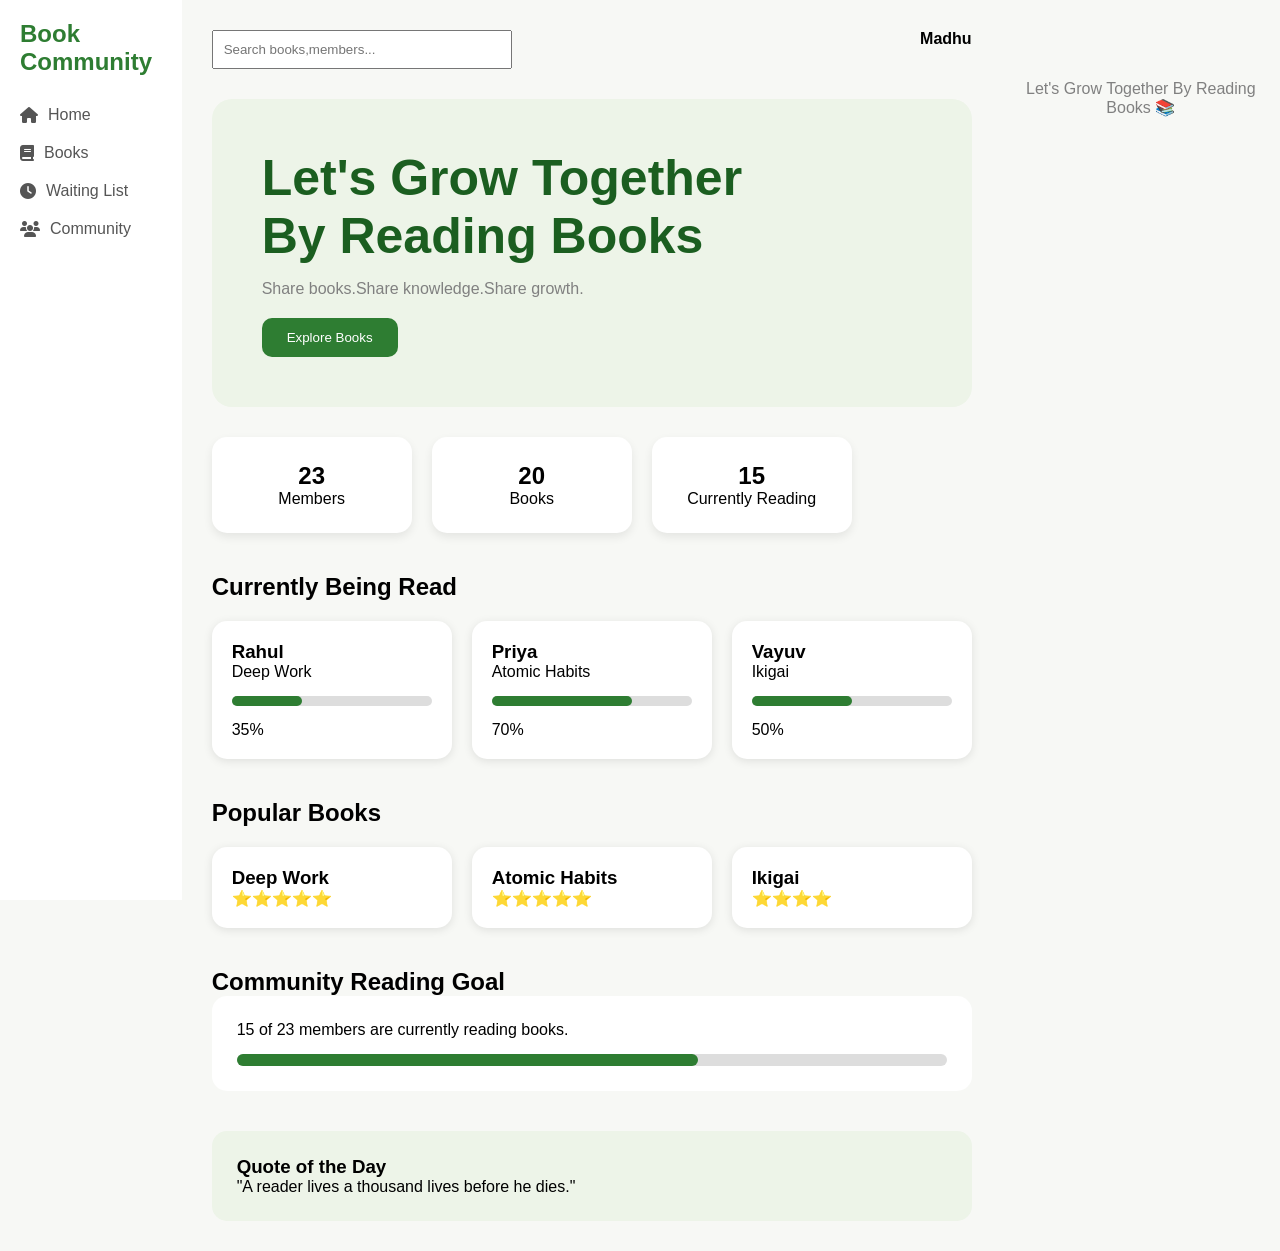
<file: index.html>
<!DOCTYPE html>
<html lang="en">
<head>
    <meta charset="UTF-8">
    <meta name="viewport" content="width=device-width, initial-scale=1.0">
    <title>Let's Grow together By reading books</title>
    <link rel="stylesheet" href="css/home.css">
    <!-- Front awesome icons -->
     <link rel="stylesheet" href="https://cdnjs.cloudflare.com/ajax/libs/font-awesome/6.5.1/css/all.min.css">
</head>
<body>
    <!--sidebar-->
    <div class="sidebar">
        <h2>Book Community</h2>
        <ul>
            <li><i class="fa-solid fa-house"></i>Home</li>
            <li><i class="fa-solid fa-book"></i>Books</li>
            <li><i class="fa-solid fa-clock"></i>Waiting List</li>
            <li><i class="fa-solid fa-users"></i>Community</li>
        </ul>
        </div>

    <!-- Main content -->
     <div class="main">
        <!--Navbar-->
        <div class="navbar"><input type="text" placeholder="Search books,members...">
            <div class="profile">Madhu</div>
            </div>
        <!--Hero section-->
        <section class="hero">
            <h1>Let's Grow Together<br>By Reading Books</h1>
            <p>Share books.Share knowledge.Share growth.</p>
            <button>Explore Books</button>
        </section>

        <!--Statistics-->
        <section class="stats">
            <div class="card">
                <h2>23</h2>
                <p>Members</p>
            </div>

           <div class="card">
                <h2>20</h2>
                <p>Books</p>
            </div> 

            <div class="card">
                <h2>15</h2>
                <p>Currently Reading</p>
            </div>

            </section>

            <!--Currently being read section-->
            <section class="reading-section">
             <h2>Currently Being Read</h2>
             <div class="reading-cards">
                <div class="reader-card">
                    <h3>Rahul</h3>
                    <p>Deep Work</p>
                    <div class="progress-bar">
                        <div class="progress" style="width:35%;"></div>
                        </div>
                        
                    <span>35%</span>
                </div>

                <div class="reader-card">
                    <h3>Priya</h3>
                    <p>Atomic Habits</p>
                    <div class="progress-bar">
                        <div class="progress" style="width:70%;"></div>
                        </div>
                        
                    <span>70%</span>
                </div>

                <div class="reader-card">
                    <h3>Vayuv</h3>
                    <p>Ikigai</p>
                    <div class="progress-bar">
                        <div class="progress" style="width:50%;"></div>
                        </div>
                        
                    <span>50%</span>
                </div>

             </div>
            </section>

<!--popular books section-->
<section class="popular-books">

<h2>Popular Books</h2>

<div class="book-cards">

<div class="book-card">
<h3>Deep Work</h3>
<p>⭐⭐⭐⭐⭐</p>
</div>

<div class="book-card">
<h3>Atomic Habits</h3>
<p>⭐⭐⭐⭐⭐</p>
</div>

<div class="book-card">
<h3>Ikigai</h3>
<p>⭐⭐⭐⭐</p>
</div>

</div>

</section>

<!--Goal-section-->

<section class="goal-section">

<h2>Community Reading Goal</h2>

<div class="goal-card">

<p>15 of 23 members are currently reading books.</p>

<div class="goal-bar">
<div class="goal-progress"></div>
</div>

</div>

</section>

<!--Quote section-->

<section class="quote-section">

<div class="quote-card">

<h3>Quote of the Day</h3>

<p>
"A reader lives a thousand lives before he dies."
</p>

</div>

</section>
    </div>  

    <!--footer section-->
    <footer>

<p>
Let's Grow Together By Reading Books 📚
</p>

</footer>  
</body>
</html>
</file>
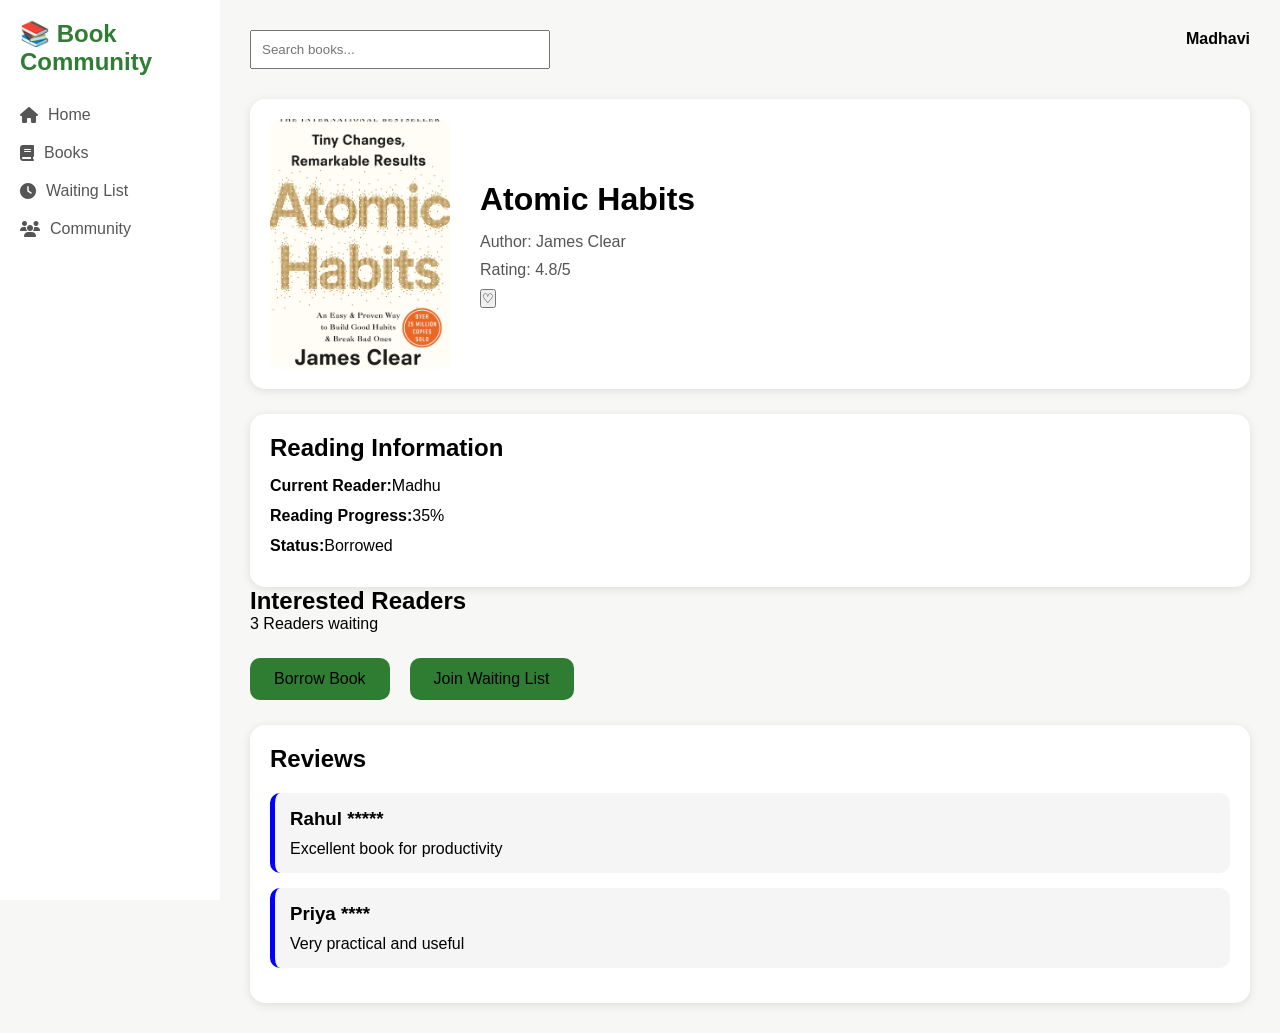
<file: bookdetails.html>
<!DOCTYPE html>
<html lang="en">
<head>
    <meta charset="UTF-8">
    <meta name="viewport" content="width=device-width, initial-scale=1.0">
    <title>Books</title>

    <link rel="stylesheet" href="css/home.css">
    <link rel="stylesheet" href="css/bookdetails.css">

    <link rel="stylesheet"
    href="https://cdnjs.cloudflare.com/ajax/libs/font-awesome/6.5.1/css/all.min.css">
    <script src="js/bookdetails.js"></script>
</head>
<body>
      <!-- Sidebar -->
    <div class="sidebar">

        <h2>📚 Book Community</h2>

        <ul>
            <li><i class="fa-solid fa-house"></i> Home</li>
            <li><i class="fa-solid fa-book"></i> Books</li>
            <li><i class="fa-solid fa-clock"></i> Waiting List</li>
            <li><i class="fa-solid fa-users"></i> Community</li>
        </ul>

    </div>

    <!-- Main -->
    <div class="main">

        <!-- Navbar -->
        <div class="navbar">

            <input type="text"
            placeholder="Search books...">

            <div class="profile">
                Madhavi
            </div>

        </div>

        <!--Book cover section-->
        <div class="book-header">
            <img src="images/AH.jpeg" alt="Atomic Habits">
            <div class="book-info">
                <h1>Atomic Habits</h1>
                <p>Author: James Clear</p>
                <p>Rating: 4.8/5</p>
                <button
                        class="wishlist-btn"
                      onclick="addToWishlist('Atomic Habits', this)">
                      ♡
                </button>
            </div>
        </div>

        <!--Reading information section-->
        <div class="reading-info">
            <h2>Reading Information</h2>
            <p><strong>Current Reader:</strong>Madhu</p>
            <p><strong>Reading Progress:</strong>35%</p>
            <p><strong>Status:</strong>Borrowed</p>
        </div>

        <!--Interested readers section-->
        <div class="Interested">
            <h2>Interested Readers</h2>
            <p>3 Readers waiting</p>
        </div>

        <!--Action Buttons-->
        <div class="Button">
            <button>Borrow Book</button>
            <button>Join Waiting List</button>
        </div>

        <!--Review section-->
        <div class="reviews">
            <h2>Reviews</h2>
            <div class="review-card">
                <h3>Rahul *****</h3>
                <p>Excellent book for productivity</p>
            </div>

            <div class="review-card">
                <h3>Priya ****</h3>
                <p>Very practical and useful</p>
            </div>
        </div>
        <script src="js/wishlist.js"></script>
        </body>
</html>
</file>
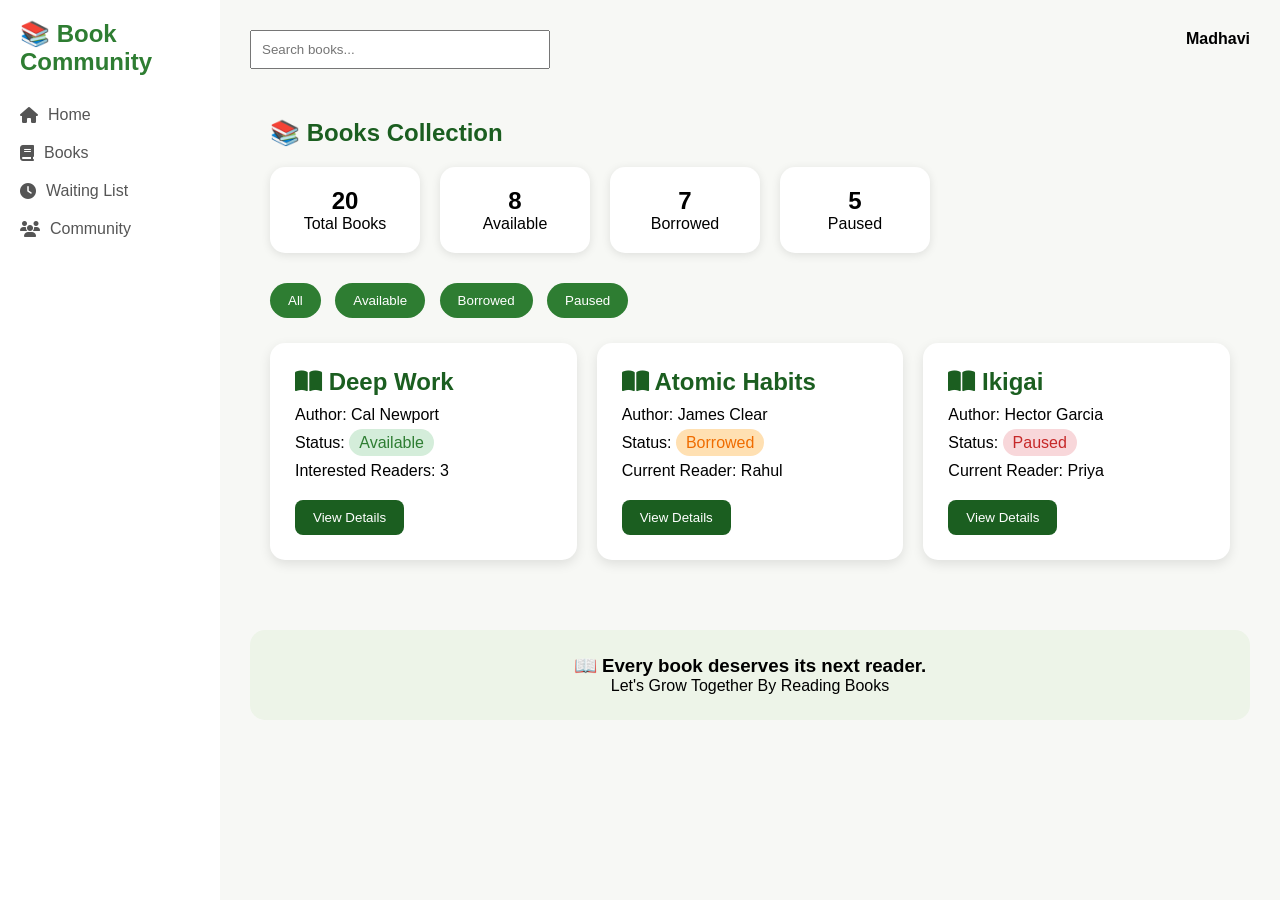
<file: books.html>
<!DOCTYPE html>
<html lang="en">
<head>
    <meta charset="UTF-8">
    <meta name="viewport" content="width=device-width, initial-scale=1.0">
    <title>Books</title>

    <link rel="stylesheet" href="css/home.css">
    <link rel="stylesheet" href="css/books.css">

    <link rel="stylesheet"
    href="https://cdnjs.cloudflare.com/ajax/libs/font-awesome/6.5.1/css/all.min.css">
</head>
<body>

    <!-- Sidebar -->
    <div class="sidebar">

        <h2>📚 Book Community</h2>

        <ul>
            <li><i class="fa-solid fa-house"></i> Home</li>
            <li><i class="fa-solid fa-book"></i> Books</li>
            <li><i class="fa-solid fa-clock"></i> Waiting List</li>
            <li><i class="fa-solid fa-users"></i> Community</li>
        </ul>

    </div>

    <!-- Main -->
    <div class="main">

        <!-- Navbar -->
        <div class="navbar">

            <input type="text"
            placeholder="Search books...">

            <div class="profile">
                Madhavi
            </div>

        </div>

        <!-- Books Section -->
        <section class="books-section">

            <h1>📚 Books Collection</h1>

            <div class="summary">

<div class="summary-card">
<h2>20</h2>
<p>Total Books</p>
</div>

<div class="summary-card">
<h2>8</h2>
<p>Available</p>
</div>

<div class="summary-card">
<h2>7</h2>
<p>Borrowed</p>
</div>

<div class="summary-card">
<h2>5</h2>
<p>Paused</p>
</div>

</div>
            <div class="filters">
                <button>All</button>
                <button>Available</button>
                <button>Borrowed</button>
                <button>Paused</button>
            </div>

            <div class="books-container">

                <div class="book-card">
                    <h2>
                        <i class="fa-solid fa-book-open"></i>
                        Deep Work
                    </h2>

                    <p>Author: Cal Newport</p>

                    <p>Status: 
                        <span class="available">Available</span>
                    </p>

                    <p>Interested Readers: 3</p>

                    <button>View Details</button>
                </div>

                <div class="book-card">
                    <h2>
                        <i class="fa-solid fa-book-open"></i>
                        Atomic Habits</h2>

                    <p>Author: James Clear</p>

                     <p>Status: 
                        <span class="borrowed">Borrowed</span>
                    </p>

                    <p>Current Reader: Rahul</p>

                    <button>View Details</button>
                </div>

                <div class="book-card">
                    <h2>
                        <i class="fa-solid fa-book-open"></i>
                        Ikigai</h2>

                    <p>Author: Hector Garcia</p>

                     <p>Status: 
                        <span class="paused">Paused</span>
                    </p>

                    <p>Current Reader: Priya</p>

                    <button>View Details</button>
                </div>

            </div>

        </section>

<section class="books-message">

<h3>
📖 Every book deserves its next reader.
</h3>

<p>
Let's Grow Together By Reading Books
</p>

</section>
 </div>
</body>
</html>
</file>
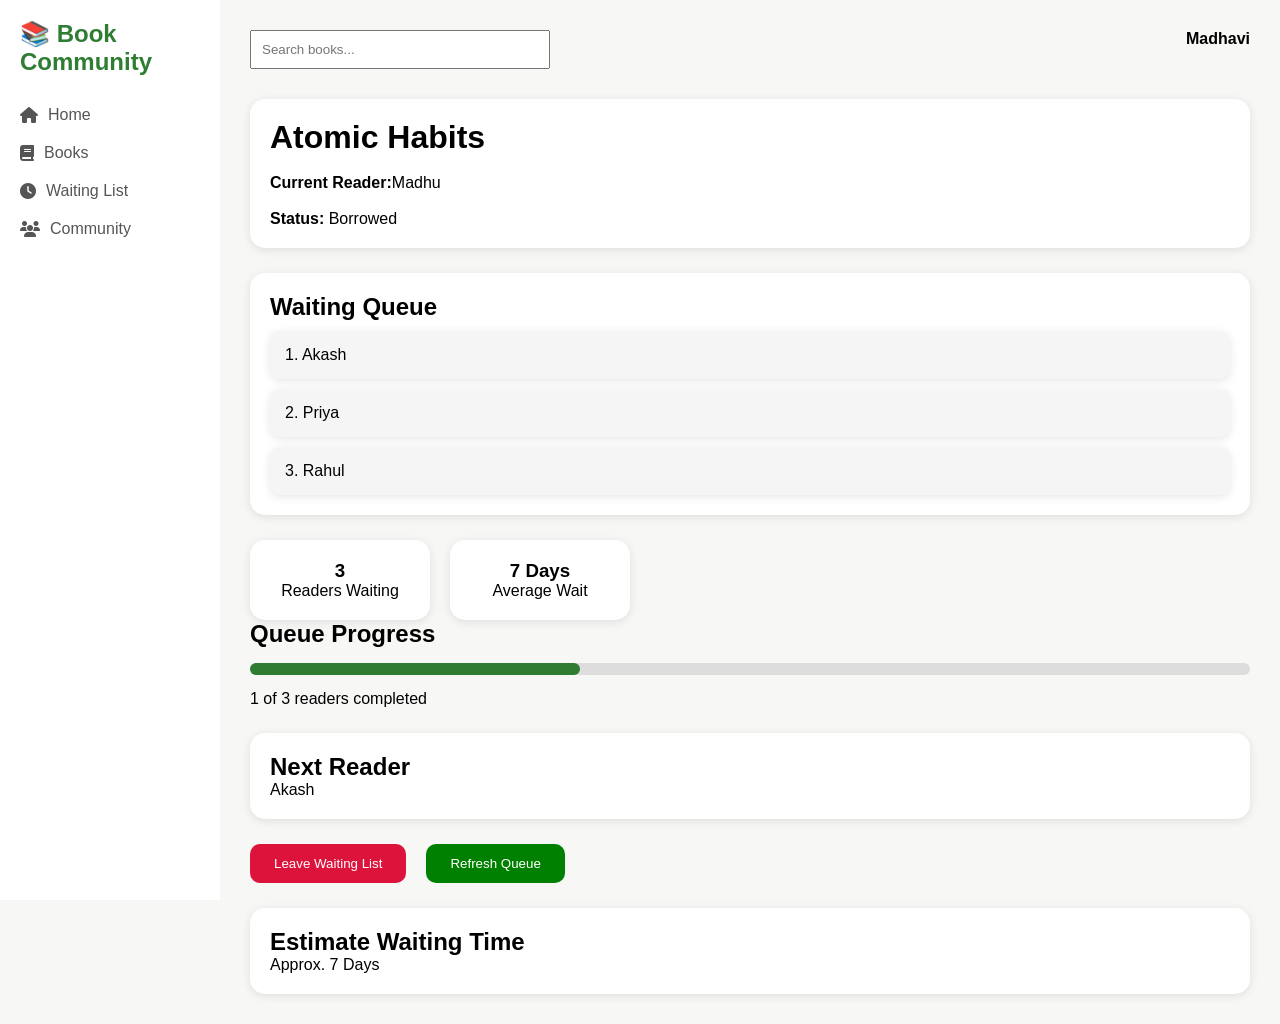
<file: waiting.html>
<!DOCTYPE html>
<html lang="en">
<head>
    <meta charset="UTF-8">
    <meta name="viewport" content="width=device-width, initial-scale=1.0">
    <title>Books</title>

    <link rel="stylesheet" href="css/home.css">
    <link rel="stylesheet" href="css/waiting.css">

    <link rel="stylesheet"
    href="https://cdnjs.cloudflare.com/ajax/libs/font-awesome/6.5.1/css/all.min.css">
</head>
<body>

    <!-- Sidebar -->
    <div class="sidebar">

        <h2>📚 Book Community</h2>

        <ul>
            <li><i class="fa-solid fa-house"></i> Home</li>
            <li><i class="fa-solid fa-book"></i> Books</li>
            <li><i class="fa-solid fa-clock"></i> Waiting List</li>
            <li><i class="fa-solid fa-users"></i> Community</li>
        </ul>

    </div>

    <!-- Main -->
    <div class="main">

        <!-- Navbar -->
        <div class="navbar">

            <input type="text"
            placeholder="Search books...">

            <div class="profile">
                Madhavi
            </div>

        </div>

        <!--Waiting list Header-->
        <div class="waiting-header">
            <h1>Atomic Habits</h1><br>
            <p><strong>Current Reader:</strong>Madhu</p><br>
            <p><strong>Status:</strong>
            <span id="status">Borrowed</span></p>
        </div>

        <!--Queue section-->
        <div class="queue">
            <h2>Waiting Queue</h2>
            <div class="reader-card">
    1. Akash
</div>

<div class="reader-card">
    2. Priya
</div>

<div class="reader-card">
    3. Rahul
</div>
            </div>
            <div class="queue-stats">

<div class="stat-card">
<h3>3</h3>
<p>Readers Waiting</p>
</div>

<div class="stat-card">
<h3>7 Days</h3>
<p>Average Wait</p>
</div>

</div>

<h2>Queue Progress</h2>

<div class="progress-bar">
    <div class="progress"></div>
</div>

<p>1 of 3 readers completed</p>

            <!--Next Reader-->
            <div class="next-reader">
                <h2>Next Reader</h2>
                <p>Akash</p>
            </div>

            <!--Buttons-->
            <div class="buttons">
                <button id="leaveBtn">Leave Waiting List</button>
                <button id="refreshBtn">Refresh Queue</button>
            </div>

            <!--Estimated Time-->
            <div class="estimate">
                <h2>Estimate Waiting Time</h2>
                <p>Approx. 7 Days</p>
            </div>
             <script src="js/waiting.js" ></script>
        </body>
        </html>
</file>
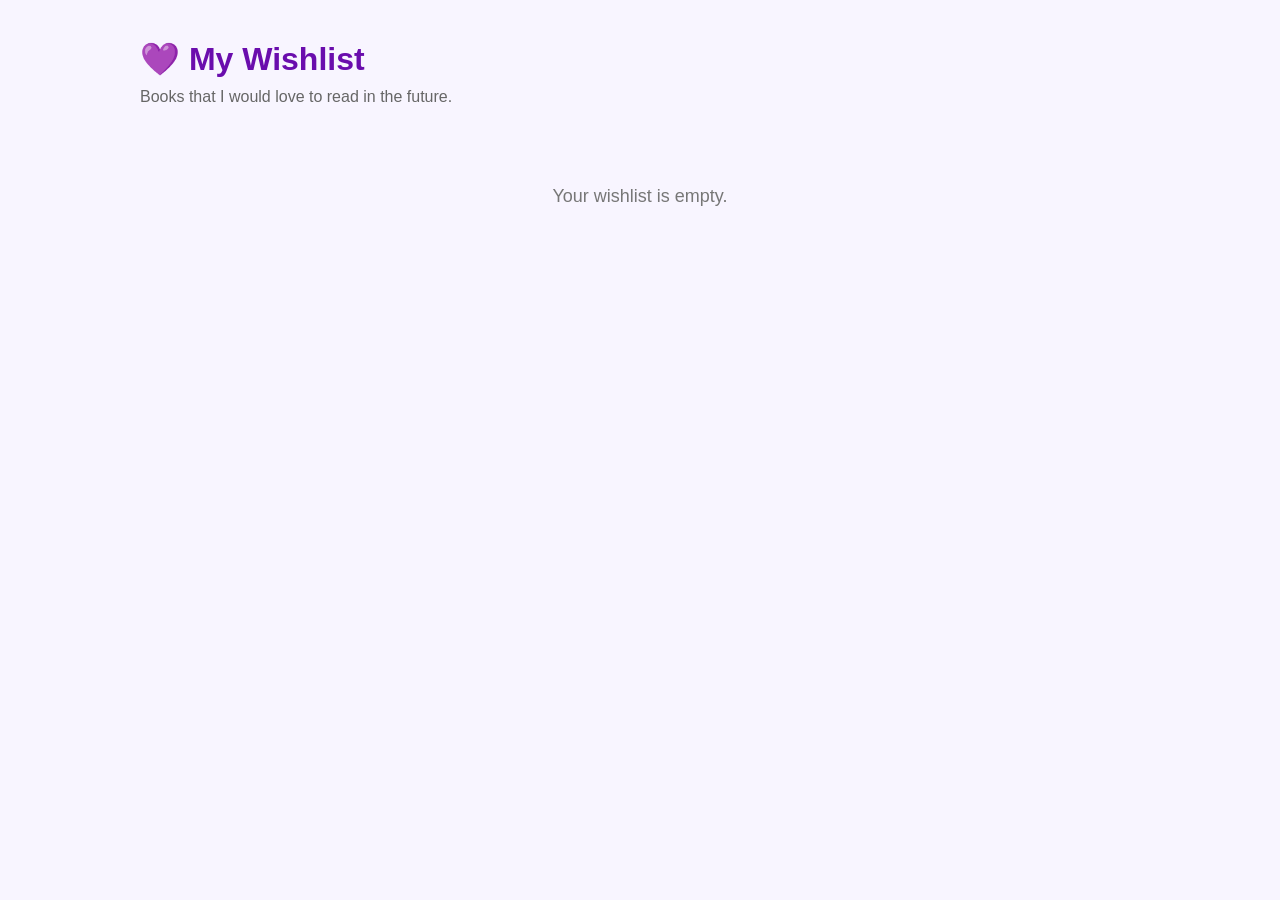
<file: wishlist.html>
<!DOCTYPE html>
<html lang="en">
<head>
    <meta charset="UTF-8">
    <meta name="viewport" content="width=device-width, initial-scale=1.0">
    <title>My Wishlist</title>

    <link rel="stylesheet" href="css/wishlist.css">
</head>
<body>

    <div class="container">

        <h1>💜 My Wishlist</h1>

        <p class="subtitle">
            Books that I would love to read in the future.
        </p>

        <div id="wishlist-container">

        </div>

    </div>

    <script src="js/wishlist-display.js"></script>

</body>
</html>
</file>
<file: css/home.css>
*{
    margin:0;
    padding:0;
    box-sizing:border-box;
    font-family:sans-serif;
}
body{
    display:flex;
    background:#f7f8f5;
}
/* side bar  */
.sidebar{
   width:220px;
   height:100vh;
   background:white;
   padding:20px;
}
.sidebar h2{
    color:#2e7d32;
    margin-bottom:30px;
}
.sidebar ul{
    list-style:none;
}
.sidebar li{
    margin:20px 0;
    cursor:pointer;
    display:flex;
    align-items:center;
    gap:10px;
    color:#555;
}
.sidebar li:hover{
    color:#2e7d32;
}

/* Main */
.main{
    flex:1;
    padding:30px;
}
/* Navbar */
.navbar{
    display:flex;
    justify-content:space-between;
    margin-bottom:30px;
}
.navbar input{
    width:300px;
    padding:10px;
}
.profile{
    font-weight:bold;
}
/*Hero*/
.hero{
    background:#edf4e8;
    padding:50px;
    border-radius:20px;
}
.hero h1{
    color:#1b5e20;
    font-size:50px;
}
.hero p{
    margin-top:15px;
    color:gray;
}
.hero button{
    margin-top:20px;
    padding:12px 25px;
    border:none;
    background:#2e7d32;
    color:white;
    border-radius:10px;
}

/*stats*/
.stats{
    display:flex;
    gap:20px;
    margin-top:30px;
}
.card{
    background:white;
    width:200px;
    padding:25px;
    border-radius:15px;
    text-align:center;
    box-shadow:0 4px 10px rgba(0,0,0,0.08);
    transition:0.3s;
}
.card:hover{
    transform:translateY(-5px);
}
.reading-section{
    margin-top:40px;
}
.reading-cards{
    display:flex;
    gap:20px;
    margin-top:20px;
}
.reader-card{
    background:white;
    padding:20px;
    border-radius:15px;
    box-shadow:0 2px 10px rgba(0,0,0,0.1);
    flex:1;
}
.progress-bar{
    width:200px;
    height:10px;
    background:#ddd;
    border-radius:20px;
    margin:15px 0;
}
.progress{
    height:10px;
    background:#2e7d32;
    border-radius:20px;
}
.popular-books{
    margin-top:40px;
}

.book-cards{
    display:flex;
    gap:20px;
    margin-top:20px;
}

.book-card{
    flex:1;
    background:white;
    padding:20px;
    border-radius:15px;
    box-shadow:0 2px 10px rgba(0,0,0,0.1);
}
.goal-section{
    margin-top:40px;
}

.goal-card{
    background:white;
    padding:25px;
    border-radius:15px;
}

.goal-bar{
    width:100%;
    height:12px;
    background:#ddd;
    border-radius:20px;
    margin-top:15px;
}

.goal-progress{
    width:65%;
    height:12px;
    background:#2e7d32;
    border-radius:20px;
}
.quote-section{
    margin-top:40px;
}

.quote-card{
    background:#edf4e8;
    padding:25px;
    border-radius:15px;
}
footer{
    text-align:center;
    margin-top:60px;
    padding:20px;
    color:gray;
}
</file>
<file: css/bookdetails.css>
/* Book Header */

.book-header{
    display: flex;
    align-items: center;
    gap: 30px;

    background-color: white;
    padding: 20px;
    border-radius: 15px;

    margin-top: 30px;

    box-shadow: 0 2px 10px rgba(0,0,0,0.1);
}

.book-header img{
    width: 180px;
    height: 250px;
    object-fit: cover;

    border-radius: 10px;
}

.book-info h1{
    margin-bottom: 15px;
}

.book-info p{
    margin: 10px 0;
    color: #555;
}


/* Reading Information */

.reading-info{
    background-color: white;

    padding: 20px;
    margin-top: 25px;

    border-radius: 15px;

    box-shadow: 0 2px 10px rgba(0,0,0,0.1);
}

.reading-info h2{
    margin-bottom: 15px;
}

.reading-info p{
    margin: 12px 0;
}


/* Interested Readers */

.interested{
    background-color: white;

    padding: 20px;
    margin-top: 25px;

    border-radius: 15px;

    box-shadow: 0 2px 10px rgba(0,0,0,0.1);
}

.interested h2{
    margin-bottom: 15px;
}


/* Buttons */

.Button{
    margin-top: 25px;

    display: flex;
    gap: 20px;
}

.Button button{
    padding: 12px 24px;

    border: none;
    border-radius: 10px;

    font-size: 16px;
    cursor: pointer;

    transition: 0.3s;
}

.Button button:first-child{
    background-color: #2e7d32;
    color: black;
}

.Button button:last-child{
    background-color: #2e7d32;
    color: black;
}

.Button button:hover{
    transform: translateY(-2px);
}


/* Reviews */

.reviews{
    background-color: white;

    padding: 20px;
    margin-top: 25px;

    border-radius: 15px;

    box-shadow: 0 2px 10px rgba(0,0,0,0.1);
}

.reviews h2{
    margin-bottom: 20px;
}

.review-card{
    background-color: #f5f5f5;

    padding: 15px;

    border-left: 5px solid blue;

    border-radius: 10px;

    margin-bottom: 15px;
}

.review-card h3{
    margin-bottom: 10px;
}
.description{
    background:white;
    padding:20px;
    margin-top:25px;
    border-radius:15px;
    box-shadow:0 2px 10px rgba(0,0,0,0.1);
}

.description h2{
    margin-bottom:15px;
}
.progress-bar{
    width:100%;
    height:12px;
    background:#ddd;
    border-radius:20px;
    margin-top:10px;
}

.progress{
    width:35%;
    height:12px;
    background:#2e7d32;
    border-radius:20px;
}
</file>
<file: css/books.css>
.books-section{
    padding:20px;
}

.books-section h1{
    margin-bottom:20px;
    color:#1b5e20;
}

.filters{
    margin-bottom:25px;
}

.filters button{
    padding:10px 18px;
    border:none;
    background:#2e7d32;
    color:white;
    border-radius:8px;
    margin-right:10px;
    cursor:pointer;
}

.books-container{
    display:flex;
    gap:20px;
    flex-wrap:wrap;
}

.book-card{
    width:280px;
    background:white;
    padding:25px;
    border-radius:15px;
    box-shadow:0 4px 12px rgba(0,0,0,0.1);
    transition:0.3s;
}
.book-card:hover{
    transform:translateY(-8px);
}

.book-card h2{
    color:#1b5e20;
}

.book-card p{
    margin-top:10px;
}

.book-card button{
    margin-top:20px;
    padding:10px 18px;
    border:none;
    background:#1b5e20;
    color:white;
    border-radius:8px;
    cursor:pointer;
}
.available{
    background:#d4edda;
    color:#2e7d32;
    padding:5px 10px;
    border-radius:20px;
}

.borrowed{
    background:#ffe0b2;
    color:#ef6c00;
    padding:5px 10px;
    border-radius:20px;
}

.paused{
    background:#f8d7da;
    color:#c62828;
    padding:5px 10px;
    border-radius:20px;
}
.summary{
    display:flex;
    gap:20px;
    margin-bottom:30px;
}

.summary-card{
    background:white;
    padding:20px;
    width:150px;
    text-align:center;
    border-radius:15px;
    box-shadow:0 2px 10px rgba(0,0,0,0.1);
}
.filters button{
    padding:10px 18px;
    border:none;
    background:#2e7d32;
    color:white;
    border-radius:25px;
    margin-right:10px;
    cursor:pointer;
    transition:0.3s;
}

.filters button:hover{
    background:#1b5e20;
}
.books-message{
    margin-top:50px;
    background:#edf4e8;
    padding:25px;
    border-radius:15px;
    text-align:center;
}
</file>
<file: css/waiting.css>
.waiting-header,
.queue,
.next-reader,
.estimate{
    background-color:white;
    padding:20px;
    border-radius:15px;
    margin-top:25px;
    box-shadow:0 2px 10px rgba(0,0,0,0.1);
}
.queue ol{
    margin-top:15px;
    margin-left:20px;
}
.queue li{
    margin:12px 0;
}
.buttons{
    display:flex;
    gap:20px;
    margin-top:25px;
}
.buttons button{
    padding:12px 24px;
    border:none;
    border-radius:10px;
    cursor:pointer;
}
#leaveBtn{
    background-color:crimson;
    color:white;
}
#refreshBtn{
    background-color:green;
    color:white;
}
.reader-card{
    background:#f5f5f5;
    padding:15px;
    margin-top:10px;
    border-radius:10px;
}
.queue-stats{
    display:flex;
    gap:20px;
    margin-top:25px;
}

.stat-card{
    background:white;
    padding:20px;
    width:180px;
    border-radius:15px;
    box-shadow:0 2px 10px rgba(0,0,0,0.1);
    text-align:center;
}
.progress-bar{
    width:100%;
    height:12px;
    background:#ddd;
    border-radius:20px;
    margin-top:15px;
}

.progress{
    width:33%;
    height:12px;
    background:#2e7d32;
    border-radius:20px;
}
</file>
<file: css/wishlist.css>
*{
    margin:0;
    padding:0;
    box-sizing:border-box;
    font-family:Arial,sans-serif;
}

body{
    background:#f8f5ff;
    padding:40px;
}

.container{
    max-width:1000px;
    margin:auto;
}

h1{
    color:#6a0dad;
    margin-bottom:10px;
}

.subtitle{
    color:#666;
    margin-bottom:30px;
}

#wishlist-container{
    display:flex;
    flex-direction:column;
    gap:20px;
}

.wishlist-card{
    background:white;
    padding:20px;
    border-radius:15px;
    display:flex;
    justify-content:space-between;
    align-items:center;
    box-shadow:0 3px 10px rgba(0,0,0,0.08);
    transition:0.3s;
}

.wishlist-card:hover{
    transform:translateY(-4px);
}

.book-info h3{
    color:#6a0dad;
    margin-bottom:8px;
}

.book-info p{
    color:#666;
}

.genre{
    display:inline-block;
    margin-top:8px;
    background:#efe5ff;
    color:#6a0dad;
    padding:6px 12px;
    border-radius:20px;
    font-size:13px;
}

.remove-btn{
    background:#8a2be2;
    color:white;
    border:none;
    padding:10px 18px;
    border-radius:8px;
    cursor:pointer;
}

.remove-btn:hover{
    background:#6a0dad;
}

.empty{
    text-align:center;
    color:#777;
    font-size:18px;
    margin-top:50px;
}
</file>
